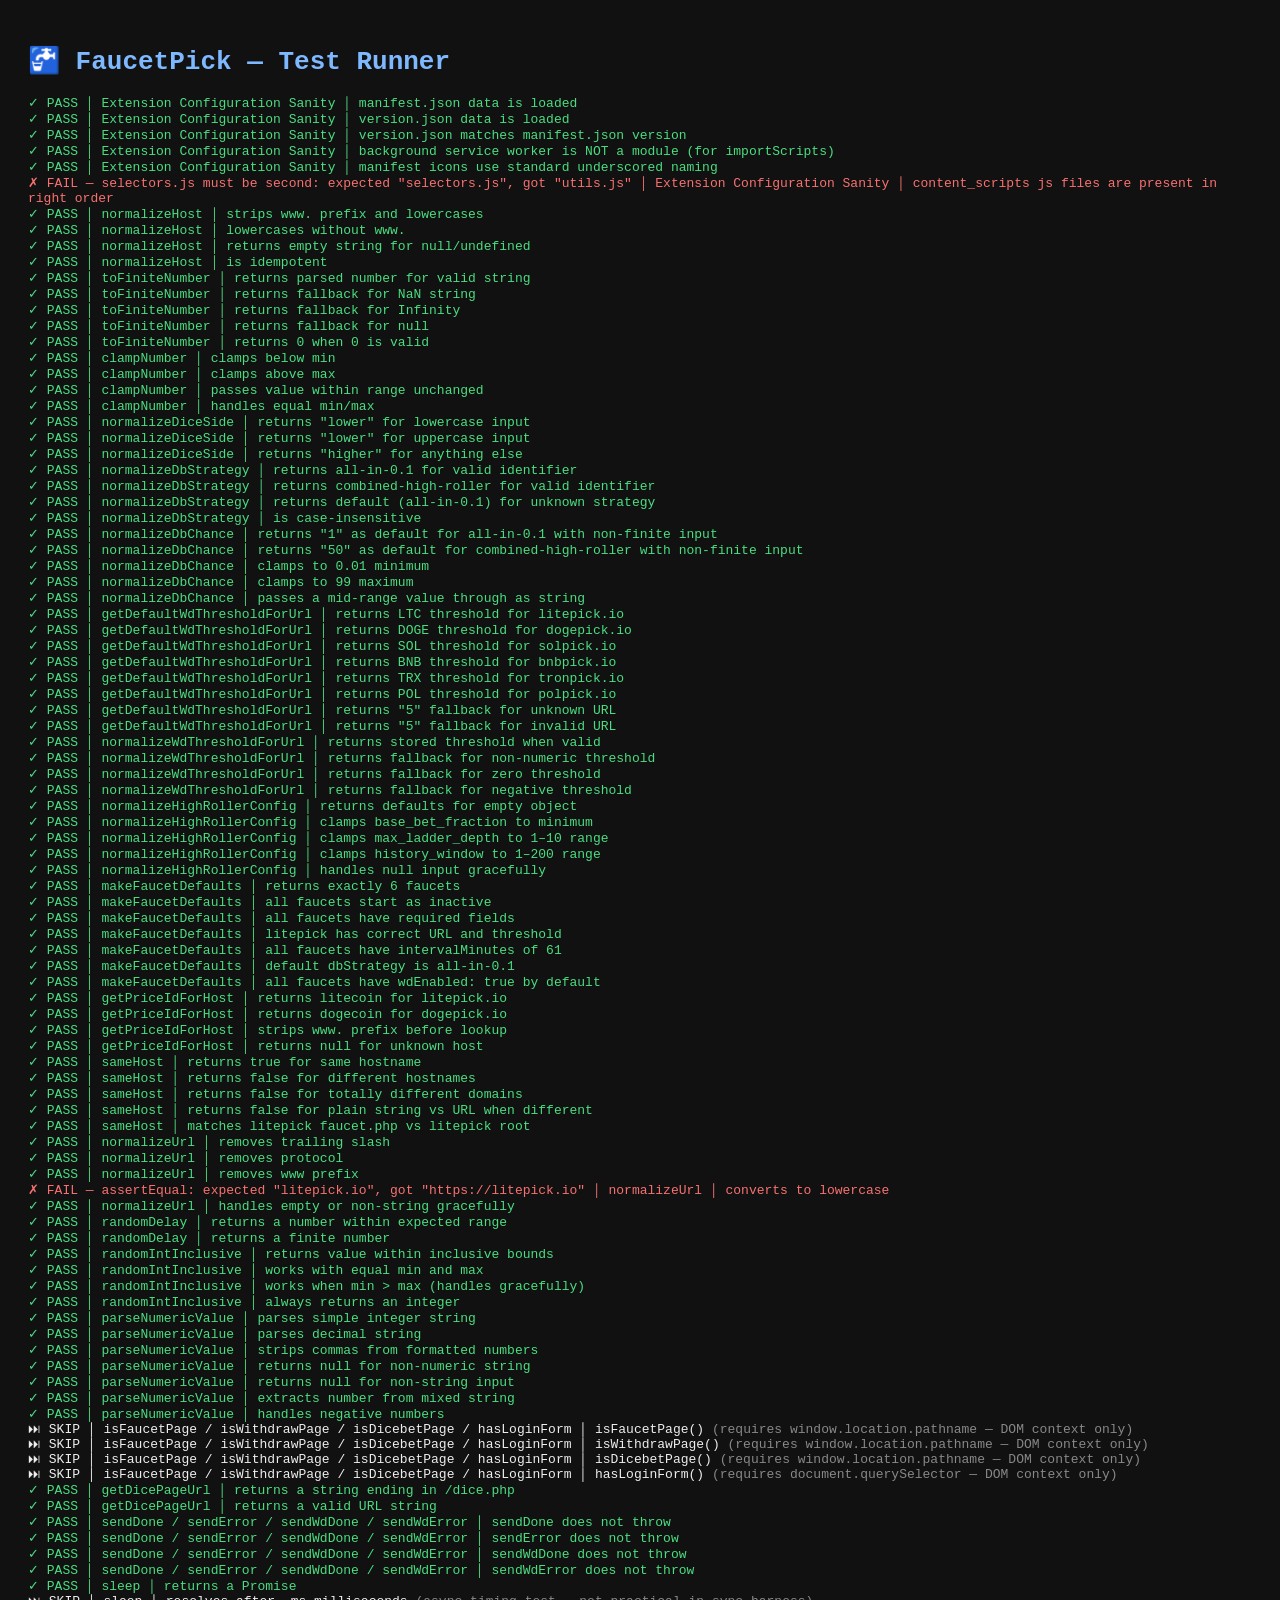
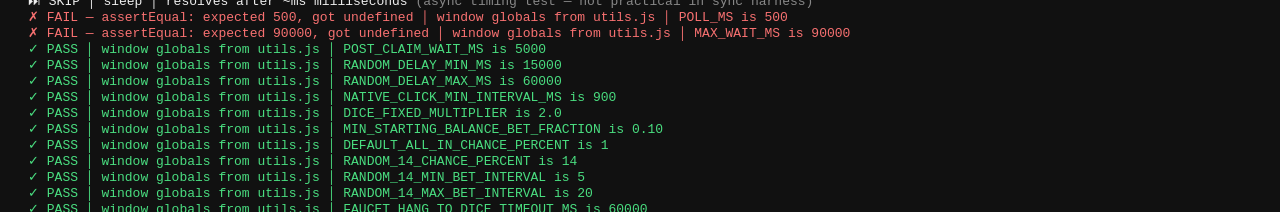
<file: tests/index.html>
<!DOCTYPE html>
<html lang="en">
<head>
  <meta charset="UTF-8">
  <title>FaucetPick — Test Runner</title>
  <style>
    body { font-family: monospace; background: #111; color: #eee; padding: 20px; }
    h1 { color: #7eb8ff; }
    .pass { color: #4ade80; }
    .fail { color: #f87171; }
    .suite { color: #fbbf24; margin-top: 16px; font-size: 14px; font-weight: bold; }
    #summary { margin-top: 24px; font-size: 16px; border-top: 1px solid #333; padding-top: 12px; }
  </style>
</head>
<body>
  <h1>🚰 FaucetPick — Test Runner</h1>
  <div id="output"></div>
  <div id="summary"></div>

  <!--
    Script load order MUST match content_scripts order in manifest.json.
    Chrome API is stubbed in tests/stubs/chrome.js (loaded first by each test file).
    Tests that require DOM or real Chrome API are skipped here with a NOTE.
  -->
  <script src="../constants.js"></script>
  <!-- crypto-utils.js requires chrome.storage.local — loaded in test file with stub -->
  <!-- selectors.js requires window.location — not testable here without stub -->
  <script src="../utils.js"></script>

  <!-- Test suites -->
  <script src="stubs/chrome.js"></script>
  <script src="manifest_data.js"></script>
  <script src="config.test.js"></script>
  <script src="constants.test.js"></script>
  <script src="utils.test.js"></script>

  <script>
    // ── Test harness ─────────────────────────────────────────────────────────
    window.__tests = window.__tests || [];
    window.__results = { pass: 0, fail: 0, skip: 0 };

    function renderResults() {
      const out = document.getElementById('output');
      const sum = document.getElementById('summary');
      out.innerHTML = window.__tests.map(t => {
        if (t.skipped) {
          return `<div class="skip">⏭ SKIP │ ${t.suite} │ ${t.name} <span style="color:#888">(${t.reason})</span></div>`;
        }
        const icon = t.passed ? '✓' : '✗';
        const cls  = t.passed ? 'pass' : 'fail';
        const msg  = t.passed ? 'PASS' : `FAIL — ${t.error}`;
        return `<div class="${cls}">${icon} ${msg} │ ${t.suite} │ ${t.name}</div>`;
      }).join('\n');
      const r = window.__results;
      sum.innerHTML = `<strong>Results: <span class="pass">${r.pass} passed</span>, <span class="fail">${r.fail} failed</span>, ${r.skip} skipped</strong>`;
    }

    document.addEventListener('DOMContentLoaded', async () => {
      await runAllTests();
      renderResults();
    });
  </script>
</body>
</html>
</file>
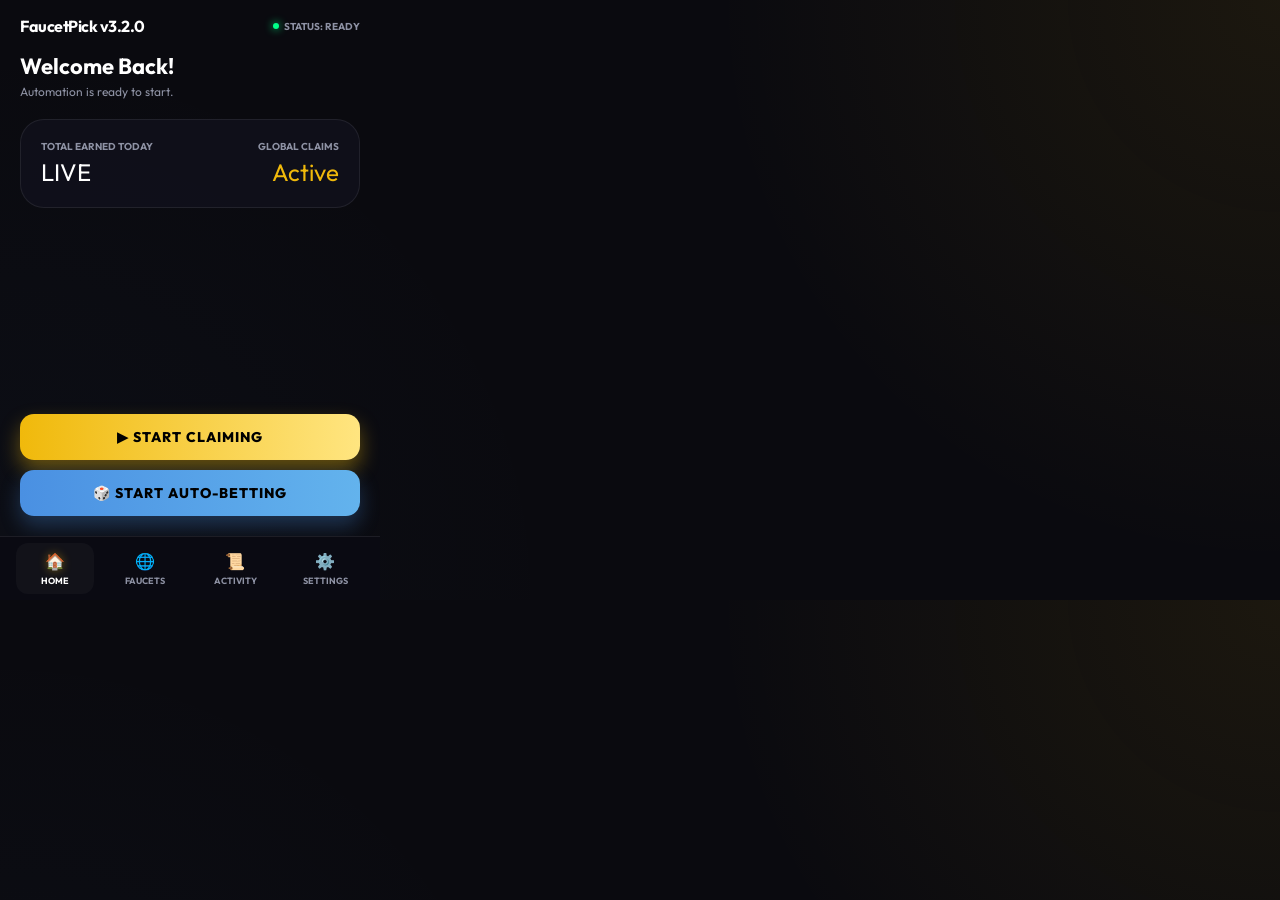
<file: popup.html>
<!DOCTYPE html>
<html lang="en">
<head>
  <meta charset="UTF-8" />
  <meta name="viewport" content="width=device-width, initial-scale=1.0" />
  <title>FaucetPick v3.2.0</title>
  <link rel="stylesheet" href="popup.css">
</head>
<body>

<div class="update-banner" id="updateBanner">
  <div style="display:flex; justify-content:space-between; align-items:center; width:100%;">
    <span>🚀 New version available!</span>
    <button id="updateDownloadBtn" class="btn-small" style="background:#fff; color:var(--accent); font-weight:700;">Download Now</button>
  </div>
</div>

<header>
  <h1>FaucetPick v3.2.0</h1>
  <div class="header-status">
    <div class="pulse-dot"></div>
    <span id="headerStatusText">Status: Ready</span>
  </div>
</header>

<main>
  <!-- ── DASHBOARD (HOME) ── -->
  <section class="panel active" id="tab-home">
    <div class="hero-section">
      <h2 class="welcome-msg" id="botName">Welcome Back!</h2>
      <p class="protocol-status" id="protocolStatus">
        <span id="statusLabel">Automation is ready to start.</span>
      </p>
    </div>

    <!-- Simple Stats Card -->
    <div class="stats-module" style="background:var(--panel); border:1px solid var(--glass-border); padding:20px; border-radius:24px; margin-bottom:24px;">
      <div style="display:flex; justify-content:space-between; align-items:center;">
        <div>
          <div style="font-size:10px; color:var(--text-dim); text-transform:uppercase; font-weight:700; margin-bottom:4px;">Total Earned Today</div>
          <div class="stats-val" id="totalValue" style="font-size:24px; color:#fff;">LIVE</div>
        </div>
        <div style="text-align:right;">
          <div style="font-size:10px; color:var(--text-dim); text-transform:uppercase; font-weight:700; margin-bottom:4px;">Global Claims</div>
          <div class="stats-val" id="globalClaims" style="font-size:24px; color:var(--accent);">Active</div>
        </div>
      </div>
    </div>

    <div class="site-grid" id="dashboardGrid">
      <!-- Site cards injected here -->
    </div>

    <div class="action-bar" style="display:flex; flex-direction:column; gap:10px;">
      <button class="btn-pro" id="runBtn">▶ Start Claiming</button>
      <button class="btn-pro" id="betBtn" style="background:linear-gradient(90deg, #4a90e2, #63b3ed); box-shadow: 0 10px 20px rgba(74, 144, 226, 0.3);">🎲 Start Auto-Betting</button>
      <button class="btn-pro" id="stopBtn" style="display:none; background:rgba(255,75,75,0.1); color:#ff4b4b; border:1px solid rgba(255,75,75,0.2); box-shadow:none;">■ Stop All Activity</button>
    </div>
  </section>

  <!-- ── SITES PANEL ── -->
  <section class="panel" id="tab-sites">
    <div class="group-header"><span>🌐</span> Managed Faucets</div>
    <div id="sitesListContainer" style="display:flex; flex-direction:column; gap:10px;">
      <!-- Site cards injected here -->
    </div>
  </section>

  <!-- ── HISTORY PANEL ── -->
  <section class="panel" id="tab-history">
    <div class="group-header"><span>📜</span> Activity History</div>
    <div id="historyList" style="display:flex; flex-direction:column; gap:8px;">
      <div style="text-align:center; color:var(--text-dim); font-size:11px; margin-top:40px;">No recent activity</div>
    </div>
  </section>

  <!-- ── SETTINGS PANEL ── -->
  <section class="panel" id="tab-settings">
    <div class="config-section">
      <div class="config-group">
        <div class="group-header"><span>⚙️</span> General Settings</div>
        <div class="input-card">
          <div class="toggle-switch">
            <span class="label">Auto-Run Enabled</span>
            <input type="checkbox" id="cfgEnabled">
          </div>
          <div class="field">
            <label class="label">Custom Bot Name (Optional)</label>
            <input type="text" id="cfgBotName" placeholder="e.g. My Faucet Bot">
          </div>
        </div>
      </div>

      <div class="config-group">
        <div class="group-header"><span>🛡️</span> Smart Delay (Anti-Detection)</div>
        <div class="input-card">
          <div class="toggle-switch">
            <span class="label">Enable Long Breaks</span>
            <input type="checkbox" id="longBreakEnabled">
          </div>
          <div class="field">
            <label class="label">Take Break After (Claims)</label>
            <input type="number" id="longBreakFrequency" value="5">
          </div>
          <div style="display:flex; gap:10px;">
            <div class="field" style="flex:1">
              <label class="label">Min Wait (min)</label>
              <input type="number" id="longBreakMin" value="65">
            </div>
            <div class="field" style="flex:1">
              <label class="label">Max Wait (min)</label>
              <input type="number" id="longBreakMax" value="80">
            </div>
          </div>
        </div>
      </div>


      <div class="config-group">
        <div class="group-header"><span>📱</span> Telegram Notifications</div>
        <div class="input-card">
          <div class="toggle-switch">
            <span class="label">Send Alerts</span>
            <input type="checkbox" id="tgEnabled">
          </div>
          <div class="field">
            <label class="label">Bot Token</label>
            <div style="display:flex; gap:8px;">
              <input type="password" id="tgToken" style="flex:1;">
              <button id="tgVerifyBtn" class="btn-small" style="background:var(--accent); color:#fff; border-radius:10px; padding:0 12px; font-size:10px; font-weight:700;">Verify & Link</button>
            </div>
            <div id="tgStatusMsg" style="font-size:9px; color:var(--text-dim); margin-top:4px;">Send any message to your bot first, then click Verify.</div>
          </div>
          <div class="field">
            <label class="label">Chat ID (Auto-detected)</label>
            <input type="text" id="tgChatId" placeholder="Click Verify to find">
          </div>
        </div>
      </div>

      <button class="btn-pro" id="saveBtn" style="margin-top:10px;">💾 Save Changes</button>
      
      <div style="display:flex; gap:10px; margin-top:20px; opacity:0.6;">
        <button id="resetBtn" style="flex:1; background:none; border:1px solid var(--status-err); color:var(--status-err); border-radius:10px; padding:8px; font-size:10px; cursor:pointer;">Reset Bot</button>
        <button id="exportBtn" style="flex:1; background:none; border:1px solid var(--text-dim); color:var(--text-dim); border-radius:10px; padding:8px; font-size:10px; cursor:pointer;">Export</button>
        <button id="importBtn" style="flex:1; background:none; border:1px solid var(--text-dim); color:var(--text-dim); border-radius:10px; padding:8px; font-size:10px; cursor:pointer;">Import</button>
      </div>
      <input type="file" id="importFile" style="display:none;" accept=".json">
    </div>
  </section>
</main>

<nav class="bottom-nav">
  <div class="nav-item active" data-tab="home">
    <span class="icon">🏠</span>
    <span class="nav-label">Home</span>
  </div>
  <div class="nav-item" data-tab="sites">
    <span class="icon">🌐</span>
    <span class="nav-label">Faucets</span>
  </div>
  <div class="nav-item" data-tab="history">
    <span class="icon">📜</span>
    <span class="nav-label">Activity</span>
  </div>
  <div class="nav-item" data-tab="settings">
    <span class="icon">⚙️</span>
    <span class="nav-label">Settings</span>
  </div>
</nav>

<div class="modal-overlay" id="siteModal">
  <div class="modal-content">
    <div class="modal-header">
      <span id="selectedSiteLabel">Site Settings</span>
      <button class="modal-close" id="modalClose">&times;</button>
    </div>
    <div class="modal-body" id="siteConfigCard">
      <!-- Dynamic config injected here -->
    </div>
    <div class="modal-footer">
      <button class="btn-pro" id="modalSaveBtn">Save & Close</button>
    </div>
  </div>
</div>

<div class="save-indicator" id="saveMsg"></div>
<script src="constants.js"></script>
<script src="crypto-utils.js"></script>
<script src="popup.js"></script>
</body>
</html>
</file>
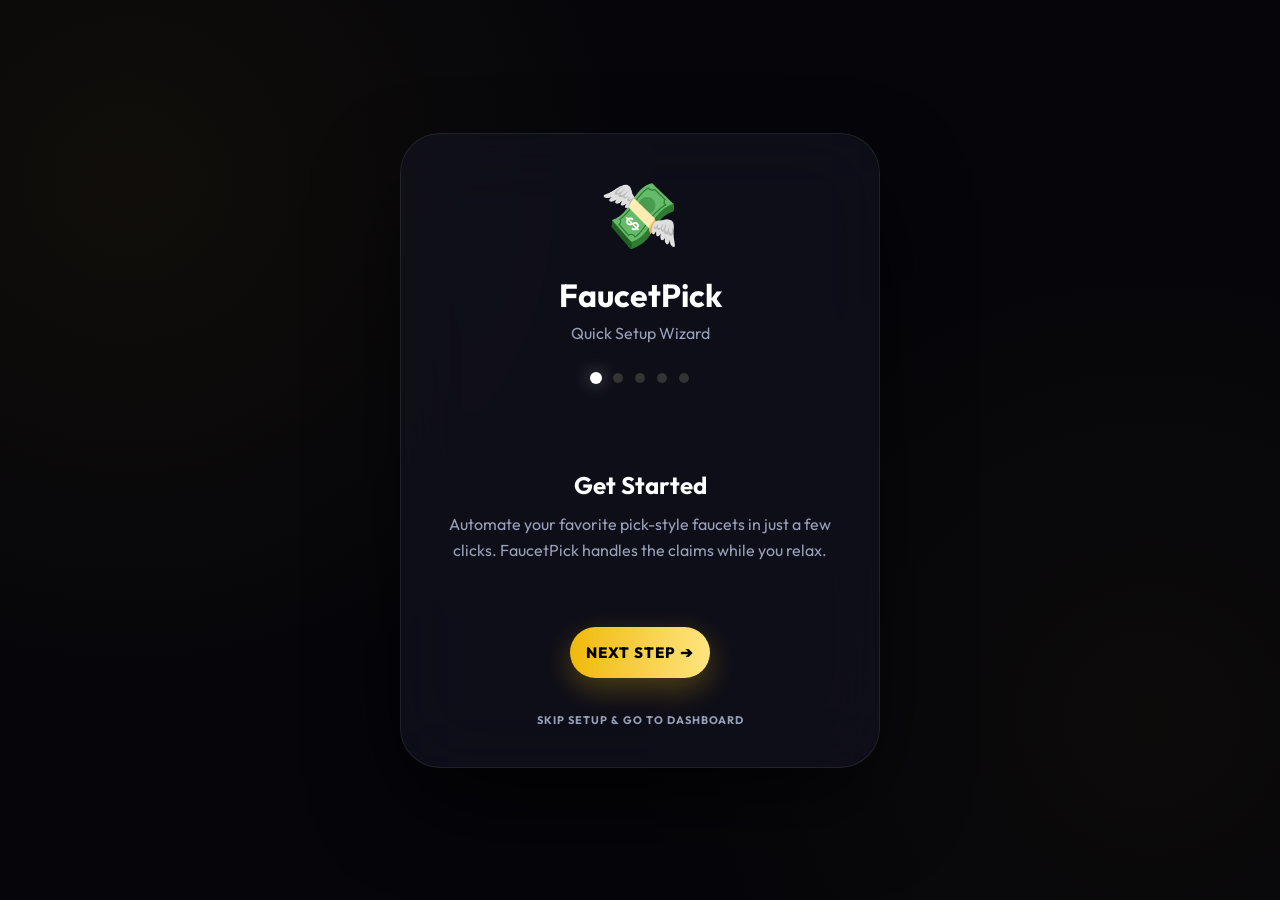
<file: setup.html>
<!DOCTYPE html>
<html lang="en">
<head>
  <meta charset="UTF-8">
  <meta name="viewport" content="width=device-width, initial-scale=1.0">
  <title>FaucetPick | Setup Wizard</title>
  <link rel="preconnect" href="https://fonts.googleapis.com">
  <link rel="preconnect" href="https://fonts.gstatic.com" crossorigin>
  <link href="https://fonts.googleapis.com/css2?family=Outfit:wght@300;400;600;700&display=swap" rel="stylesheet">
  <style>
    :root {
      --bg: #05050a;
      --panel: rgba(20, 20, 35, 0.6);
      --accent: #f0b90b;
      --accent-glow: rgba(240, 185, 11, 0.3);
      --text: #ffffff;
      --text-dim: #9aa0b8;
      --glass: rgba(255, 255, 255, 0.03);
      --glass-border: rgba(255, 255, 255, 0.08);
      --status-ok: #00ff88;
    }

    * { box-sizing: border-box; margin: 0; padding: 0; }

    body {
      font-family: 'Outfit', sans-serif;
      background: var(--bg);
      color: var(--text);
      display: flex;
      align-items: center;
      justify-content: center;
      min-height: 100vh;
      overflow: hidden;
      background-image: 
        radial-gradient(circle at 10% 20%, rgba(240, 185, 11, 0.05) 0%, transparent 40%),
        radial-gradient(circle at 90% 80%, rgba(240, 185, 11, 0.03) 0%, transparent 40%);
    }

    .wizard-container {
      width: 100%;
      max-width: 480px;
      padding: 40px;
      background: var(--panel);
      backdrop-filter: blur(40px);
      border: 1px solid var(--glass-border);
      border-radius: 40px;
      box-shadow: 0 40px 100px -20px rgba(0, 0, 0, 0.8);
      position: relative;
      text-align: center;
    }

    .wizard-steps {
      display: flex;
      justify-content: center;
      gap: 12px;
      margin: 24px 0;
    }
    .wizard-dot {
      width: 10px;
      height: 10px;
      background: #333;
      border-radius: 50%;
      transition: all 0.3s;
    }
    .wizard-dot.active { background: #fff; box-shadow: 0 0 15px rgba(255,255,255,0.4); transform: scale(1.2); }
    .wizard-dot.completed { background: var(--accent); }

    .step-content { display: none; height: 320px; flex-direction: column; }
    .step-content.active { display: flex; animation: slideUp 0.4s ease-out; }

    @keyframes slideUp { from { opacity: 0; transform: translateY(15px); } to { opacity: 1; transform: translateY(0); } }

    .hero-icon { font-size: 64px; margin-bottom: 20px; }
    h1 { font-size: 32px; font-weight: 700; margin-bottom: 8px; }
    .sub { color: var(--text-dim); font-size: 16px; margin-bottom: 30px; }

    .selection-panel {
      background: rgba(0,0,0,0.2);
      border-radius: 24px;
      padding: 15px;
      margin-bottom: 30px;
      flex: 1;
      overflow-y: auto;
      border: 1px solid var(--glass-border);
    }
    .selection-panel::-webkit-scrollbar { width: 4px; }
    .selection-panel::-webkit-scrollbar-thumb { background: var(--glass-border); border-radius: 10px; }

    .site-toggle-row {
      display: flex;
      align-items: center;
      justify-content: space-between;
      padding: 12px 16px;
      background: var(--glass);
      border: 1px solid var(--glass-border);
      border-radius: 16px;
      margin-bottom: 8px;
    }
    .site-ico { width: 24px; font-weight: 700; color: var(--accent); }
    .site-lbl { font-size: 14px; font-weight: 600; flex: 1; text-align: left; margin-left: 10px; }

    .wizard-footer { display: flex; align-items: center; justify-content: center; gap: 15px; }
    
    .btn-p {
      flex: 1; background: linear-gradient(90deg, #f0b90b, #ffe580); color: #000;
      padding: 16px; border-radius: 50px; font-family: inherit; font-size: 15px; font-weight: 800;
      border: none; cursor: pointer; box-shadow: 0 10px 30px var(--accent-glow);
      transition: 0.3s; text-transform: uppercase; letter-spacing: 1px;
    }
    .btn-p:hover { transform: translateY(-3px); filter: brightness(1.1); }
    .btn-p:disabled { opacity: 0.3; transform: none; box-shadow: none; }

    .input-field {
      width: 100%; background: rgba(0,0,0,0.3); border: 1px solid var(--glass-border);
      border-radius: 16px; padding: 14px; color: #fff; font-family: inherit; font-size: 14px;
      margin-bottom: 15px; text-align: left;
    }

    .switch { position: relative; display: inline-block; width: 36px; height: 20px; }
    .switch input { opacity: 0; width: 0; height: 0; }
    .slider { position: absolute; cursor: pointer; top: 0; left: 0; right: 0; bottom: 0; background-color: #333; transition: .4s; border-radius: 20px; }
    .slider:before { position: absolute; content: ""; height: 16px; width: 16px; left: 2px; bottom: 2px; background-color: white; transition: .4s; border-radius: 50%; }
    input:checked + .slider { background-color: var(--status-ok); }
    input:checked + .slider:before { transform: translateX(16px); }

    .skip-link {
      display: block;
      margin-top: 20px;
      color: var(--text-dim);
      font-size: 11px;
      font-weight: 700;
      text-decoration: none;
      text-transform: uppercase;
      letter-spacing: 1px;
      cursor: pointer;
      transition: color 0.2s;
    }
    .skip-link:hover { color: var(--accent); }
  </style>
</head>
<body>

  <div class="wizard-container">
    <div class="hero-icon">💸</div>
    <h1>FaucetPick</h1>
    <p class="sub">Quick Setup Wizard</p>

    <div class="wizard-steps">
      <div class="wizard-dot active"></div>
      <div class="wizard-dot"></div>
      <div class="wizard-dot"></div>
      <div class="wizard-dot"></div>
      <div class="wizard-dot"></div>
    </div>

    <!-- STEP 1: WELCOME -->
    <section class="step-content active" id="step1">
      <div style="flex:1; display:flex; flex-direction:column; justify-content:center;">
        <h2 style="margin-bottom:12px;">Get Started</h2>
        <p style="color:var(--text-dim); line-height:1.6;">Automate your favorite pick-style faucets in just a few clicks. FaucetPick handles the claims while you relax.</p>
      </div>
      <div class="wizard-footer" style="flex-direction:column;">
        <button class="btn-p" id="welcomeBtn">Next Step ➔</button>
        <a id="skipBtn" class="skip-link">Skip Setup & Go to Dashboard</a>
      </div>
    </section>

    <!-- STEP 2: CHOOSE SITES -->
    <section class="step-content" id="step2">
      <h2 style="margin-bottom:12px; font-size:18px;">Pick Your Faucets</h2>
      <div class="selection-panel" id="siteGrid">
        <!-- Site toggles injected here -->
      </div>
      <div class="wizard-footer">
        <button class="btn-p" id="siteNextBtn">Next Step ➔</button>
      </div>
    </section>

    <!-- STEP 3: WALLETS -->
    <section class="step-content" id="step3">
      <h2 style="margin-bottom:12px; font-size:18px;">Payout Wallets</h2>
      <div class="selection-panel" id="walletList">
        <!-- Wallet inputs injected here -->
      </div>
      <div class="wizard-footer">
        <button class="btn-p" id="walletNextBtn">Next Step ➔</button>
      </div>
    </section>

    <!-- STEP 4: VERIFICATION -->
    <section class="step-content" id="step4">
      <h2 style="margin-bottom:12px; font-size:18px;">Account Verification</h2>
      <p style="color:var(--text-dim); font-size:13px; margin-bottom:15px; line-height:1.4;">Ensure you are registered and logged in to each site. Automation will only work for authenticated sites.</p>
      <div class="selection-panel" id="verificationList">
        <!-- Verification rows injected here -->
      </div>
      <div class="wizard-footer">
        <button class="btn-p" id="verifyNextBtn" disabled>Check Status ➔</button>
      </div>
    </section>

    <!-- STEP 5: FINISH -->
    <section class="step-content" id="step5">
      <div style="flex:1; display:flex; flex-direction:column; justify-content:center;">
        <div class="hero-icon" style="font-size:64px;">✨</div>
        <h2 style="margin-bottom:10px;">All Set!</h2>
        <p style="color:var(--text-dim); line-height:1.6;">Everything is configured. FaucetPick will now start monitoring your verified sites.</p>
      </div>
      <div class="wizard-footer">
        <button class="btn-p" id="launchBtn">Go to Dashboard ➔</button>
      </div>
    </section>
  </div>

  <script src="constants.js"></script>
  <script src="setup.js"></script>
</body>
</html>
</file>
<file: popup.css>
@import url('https://fonts.googleapis.com/css2?family=Outfit:wght@300;400;500;600;700&display=swap');

:root {
  --bg: #0a0a0f;
  --panel: rgba(18, 18, 30, 0.7);
  --glass: rgba(255, 255, 255, 0.03);
  --glass-border: rgba(255, 255, 255, 0.08);
  --accent: #f0b90b;
  --accent-glow: rgba(240, 185, 11, 0.4);
  --text: #ffffff;
  --text-dim: #8e92a4;
  --status-ok: #00ff88;
  --status-err: #ff4d4d;
  --nav-bg: rgba(10, 10, 18, 0.95);
}

* { box-sizing: border-box; margin: 0; padding: 0; }

body {
  font-family: 'Outfit', sans-serif;
  width: 380px;
  height: 600px;
  background: var(--bg);
  color: var(--text);
  overflow: hidden;
  display: flex;
  flex-direction: column;
  background-image: 
    radial-gradient(circle at top right, rgba(240, 185, 11, 0.08) 0%, transparent 40%),
    radial-gradient(circle at bottom left, rgba(74, 144, 226, 0.03) 0%, transparent 40%);
}

/* ── Header ── */
header {
  padding: 16px 20px;
  display: flex;
  align-items: center;
  justify-content: space-between;
  background: var(--bg);
  z-index: 100;
}
header h1 { 
  font-size: 16px; 
  font-weight: 700; 
  letter-spacing: -0.5px;
  color: #fff;
}
.header-status {
  font-size: 10px;
  font-weight: 700;
  color: var(--text-dim);
  display: flex;
  align-items: center;
  gap: 5px;
  text-transform: uppercase;
}
.pulse-dot { width: 6px; height: 6px; border-radius: 50%; background: var(--status-ok); box-shadow: 0 0 8px var(--status-ok); }

/* ── Update Banner ── */
.update-banner {
  background: linear-gradient(90deg, var(--accent), #ffe580);
  padding: 10px 16px;
  cursor: default;
  display: none;
  animation: slideDown 0.4s ease;
  border-bottom: 1px solid rgba(0,0,0,0.1);
}
.update-banner span {
  font-size: 11px;
  font-weight: 700;
  color: #000;
  text-transform: uppercase;
  letter-spacing: 0.5px;
}

.btn-small {
  border: none;
  padding: 6px 12px;
  font-family: inherit;
  font-size: 10px;
  font-weight: 700;
  cursor: pointer;
  transition: all 0.2s;
  text-transform: uppercase;
  letter-spacing: 0.5px;
  border-radius: 8px;
}
.btn-small:hover { filter: brightness(1.1); transform: translateY(-1px); }
.btn-small:active { transform: translateY(0); }

@keyframes slideDown { from { transform: translateY(-100%); } to { transform: translateY(0); } }

/* ── Main Panel ── */
main { flex: 1; position: relative; overflow: hidden; }
.panel {
  position: absolute;
  top: 0; left: 0; right: 0; bottom: 0;
  padding: 0 20px 20px;
  display: none;
  flex-direction: column;
  overflow-y: auto;
}
.panel::-webkit-scrollbar { display: none; }
.panel.active { display: flex; animation: fadeIn 0.3s ease-out; }

@keyframes fadeIn { from { opacity: 0; transform: translateY(10px); } to { opacity: 1; transform: translateY(0); } }

.hero-section { margin-bottom: 20px; }
.welcome-msg { font-size: 22px; font-weight: 700; margin-bottom: 4px; }
.protocol-status { font-size: 12px; color: var(--text-dim); }

/* ── Info Cards ── */
.stats-module { transition: transform 0.2s; }
.stats-module:hover { transform: translateY(-2px); }
.stats-val { font-family: 'Outfit', sans-serif; }

/* ── Site Grid ── */
.site-grid {
  display: grid;
  grid-template-columns: 1fr 1fr;
  gap: 15px;
  margin-bottom: 24px;
}

.site-card-premium {
  background: var(--panel);
  border: 1px solid var(--glass-border);
  border-radius: 20px;
  padding: 15px;
  display: flex;
  flex-direction: column;
  align-items: center;
  gap: 12px;
  transition: all 0.2s;
}
.site-card-premium.busy { border-color: var(--accent); box-shadow: 0 0 15px var(--accent-glow); }

.progress-ring-container {
  position: relative;
  width: 70px; height: 70px;
  display: flex; align-items: center; justify-content: center;
}
.progress-ring-svg { transform: rotate(-90deg); }
.progress-ring-circle-bg { fill: none; stroke: rgba(255,255,255,0.05); stroke-width: 6; }
.progress-ring-circle { fill: none; stroke: var(--accent); stroke-width: 6; stroke-linecap: round; stroke-dasharray: 201; stroke-dashoffset: 201; transition: stroke-dashoffset 1s ease; }
.progress-ring-percentage { position: absolute; font-size: 14px; font-weight: 700; }
.token-symbol { position: absolute; bottom: -5px; font-size: 10px; color: var(--text-dim); font-weight: 700; }

.card-meta { text-align: center; }
.card-site-name { font-size: 11px; font-weight: 700; text-transform: uppercase; margin-bottom: 2px; }
.card-site-timer { font-size: 10px; color: var(--text-dim); }
.card-site-balance { font-size: 12px; font-weight: 700; color: var(--status-ok); margin-top: 4px; }

/* ── Action Buttons ── */
.action-bar { margin-top: auto; }
.btn-pro {
  width: 100%;
  background: linear-gradient(90deg, var(--accent), #ffe580);
  color: #000;
  border: none;
  border-radius: 14px;
  padding: 14px;
  font-family: inherit;
  font-weight: 800;
  font-size: 14px;
  cursor: pointer;
  display: flex;
  align-items: center;
  justify-content: center;
  gap: 10px;
  box-shadow: 0 10px 20px var(--accent-glow);
  transition: 0.3s;
  text-transform: uppercase;
  letter-spacing: 1px;
}
.btn-pro:hover {
  transform: translateY(-2px);
  filter: brightness(1.1);
}
.btn-pro:active { transform: translateY(0); }
.btn-pro:disabled {
  opacity: 0.5;
  cursor: not-allowed;
  transform: none;
  filter: grayscale(1);
  box-shadow: none;
}

/* ── Bottom Nav ── */
nav.bottom-nav {
  height: 64px; background: var(--nav-bg);
  border-top: 1px solid var(--glass-border);
  display: flex; padding: 0 10px;
}
.nav-item {
  flex: 1; display: flex; flex-direction: column; align-items: center; justify-content: center;
  gap: 4px; cursor: pointer; color: var(--text-dim); border-radius: 12px; margin: 6px;
}
.nav-item.active { color: #fff; background: rgba(255,255,255,0.03); }
.nav-item.active .icon { color: var(--accent); filter: drop-shadow(0 0 5px var(--accent-glow)); }
.nav-label { font-size: 9px; font-weight: 700; text-transform: uppercase; }

/* ── Settings Controls ── */
.group-header { font-size: 10px; font-weight: 700; color: var(--accent); text-transform: uppercase; letter-spacing: 1.5px; margin-bottom: 12px; margin-top: 15px; display: flex; align-items: center; gap: 8px; }
.input-card { background: var(--panel); border: 1px solid var(--glass-border); border-radius: 16px; padding: 12px; display: flex; flex-direction: column; gap: 12px; }
.label { font-size: 10px; font-weight: 700; color: var(--text-dim); text-transform: uppercase; }

input[type="text"], input[type="password"], input[type="number"], select {
  width: 100%; background: rgba(0,0,0,0.3); border: 1px solid var(--glass-border);
  border-radius: 10px; padding: 10px; color: #fff; font-family: inherit; font-size: 13px;
}
input:focus { border-color: var(--accent); outline: none; }

.toggle-switch { display: flex; justify-content: space-between; align-items: center; }
.toggle-switch input { width: 16px; height: 16px; accent-color: var(--accent); }

/* ── History Items ── */
.history-item { background: var(--panel); border: 1px solid var(--glass-border); border-radius: 16px; padding: 12px; margin-bottom: 8px; display: flex; justify-content: space-between; align-items: center; }
.history-site { font-size: 11px; font-weight: 700; color: var(--accent); text-transform: uppercase; }
.history-action { font-size: 12px; font-weight: 600; }
.history-meta { font-size: 10px; color: var(--text-dim); }
.history-val { font-size: 12px; font-weight: 700; color: var(--status-ok); }
.history-ts { font-size: 9px; color: var(--text-dim); text-align: right; }

/* ── Modal Overlay ── */
.modal-overlay {
  position: absolute;
  top: 0; left: 0; right: 0; bottom: 0;
  background: rgba(0, 0, 0, 0.85);
  backdrop-filter: blur(10px);
  z-index: 2000;
  display: none;
  align-items: center;
  justify-content: center;
  padding: 20px;
  animation: fadeIn 0.2s ease;
}
.modal-overlay.active { display: flex; }

.modal-content {
  background: var(--panel);
  border: 1px solid var(--glass-border);
  border-radius: 28px;
  width: 100%;
  max-height: 90%;
  display: flex;
  flex-direction: column;
  overflow: hidden;
  box-shadow: 0 20px 40px rgba(0,0,0,0.5);
  animation: modalScale 0.3s cubic-bezier(0.34, 1.56, 0.64, 1);
}

@keyframes modalScale { from { opacity: 0; transform: scale(0.9); } to { opacity: 1; transform: scale(1); } }

.modal-header {
  padding: 18px 20px;
  border-bottom: 1px solid var(--glass-border);
  display: flex;
  justify-content: space-between;
  align-items: center;
}
#selectedSiteLabel { font-size: 14px; font-weight: 700; color: var(--accent); text-transform: uppercase; letter-spacing: 1px; }
.modal-close { background: none; border: none; color: var(--text-dim); font-size: 24px; cursor: pointer; padding: 0 5px; }
.modal-close:hover { color: #fff; }

.modal-body {
  padding: 10px 15px 15px;
  overflow-y: auto;
  flex: 1;
}

.modal-body::-webkit-scrollbar { width: 3px; }
.modal-body::-webkit-scrollbar-thumb { background: var(--glass-border); border-radius: 10px; }

/* ── Modal Tabs ── */
.modal-tabs {
  display: flex;
  background: rgba(0,0,0,0.2);
  border-radius: 12px;
  padding: 4px;
  margin-bottom: 20px;
  border: 1px solid var(--glass-border);
}

.modal-tab {
  flex: 1;
  padding: 8px;
  text-align: center;
  font-size: 10px;
  font-weight: 700;
  color: var(--text-dim);
  text-transform: uppercase;
  letter-spacing: 0.5px;
  cursor: pointer;
  border-radius: 8px;
  transition: all 0.2s;
}

.modal-tab.active {
  background: var(--accent);
  color: #000;
  box-shadow: 0 4px 10px var(--accent-glow);
}

.modal-section {
  display: none;
  flex-direction: column;
  gap: 15px;
  animation: fadeIn 0.2s ease-out;
}

.modal-section.active {
  display: flex;
}

.input-row {
  display: flex;
  gap: 10px;
}

.input-row .field {
  flex: 1;
}

.modal-body::-webkit-scrollbar { width: 4px; }
.modal-body::-webkit-scrollbar-thumb { background: var(--glass-border); border-radius: 10px; }

.modal-footer {
  padding: 15px 20px 20px;
  border-top: 1px solid var(--glass-border);
}

.save-indicator {
  position: absolute;
  bottom: 84px;
  left: 50%;
  transform: translateX(-50%) translateY(10px);
  background: rgba(0, 255, 136, 0.9);
  backdrop-filter: blur(8px);
  color: #000;
  padding: 8px 20px;
  border-radius: 30px;
  font-size: 11px;
  font-weight: 800;
  opacity: 0;
  pointer-events: none;
  transition: all 0.4s cubic-bezier(0.175, 0.885, 0.32, 1.275);
  z-index: 3000;
  box-shadow: 0 10px 20px rgba(0, 255, 136, 0.2);
  display: flex;
  align-items: center;
  gap: 8px;
}
.save-indicator.show {
  opacity: 1;
  transform: translateX(-50%) translateY(0);
}
</file>
